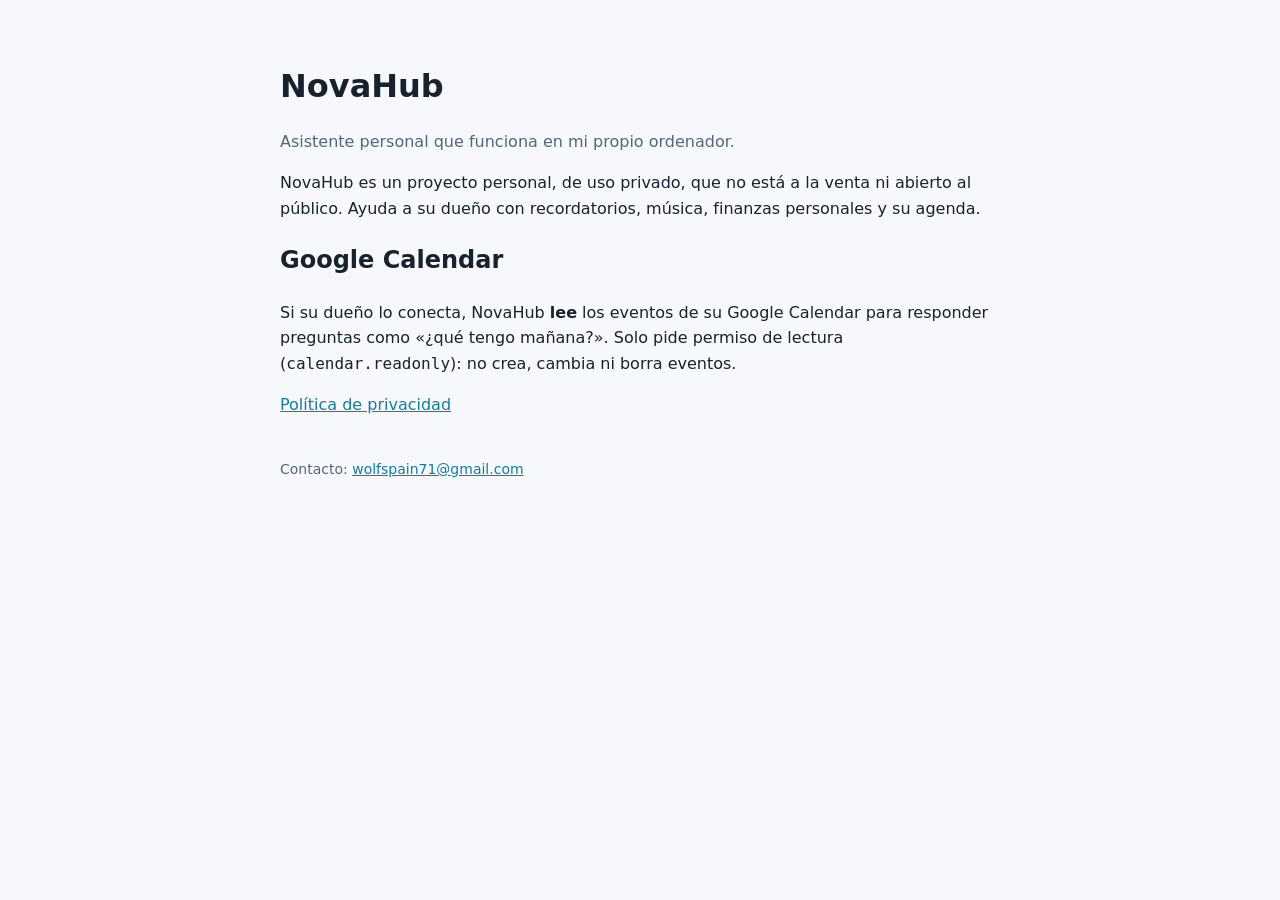
<file: index.html>
<!doctype html>
<html lang="es">
<head>
  <meta charset="utf-8">
  <meta name="viewport" content="width=device-width, initial-scale=1">
  <title>NovaHub</title>
  <link rel="stylesheet" href="estilo.css">
</head>
<body>
<main>
  <h1>NovaHub</h1>
  <p class="sub">Asistente personal que funciona en mi propio ordenador.</p>

  <p>NovaHub es un proyecto personal, de uso privado, que no está a la venta ni abierto al público.
     Ayuda a su dueño con recordatorios, música, finanzas personales y su agenda.</p>

  <h2>Google Calendar</h2>
  <p>Si su dueño lo conecta, NovaHub <strong>lee</strong> los eventos de su Google Calendar para responder
     preguntas como «¿qué tengo mañana?». Solo pide permiso de lectura
     (<code>calendar.readonly</code>): no crea, cambia ni borra eventos.</p>

  <p><a href="privacidad.html">Política de privacidad</a></p>

  <footer>Contacto: <a href="mailto:wolfspain71@gmail.com">wolfspain71@gmail.com</a></footer>
</main>
</body>
</html>
</file>
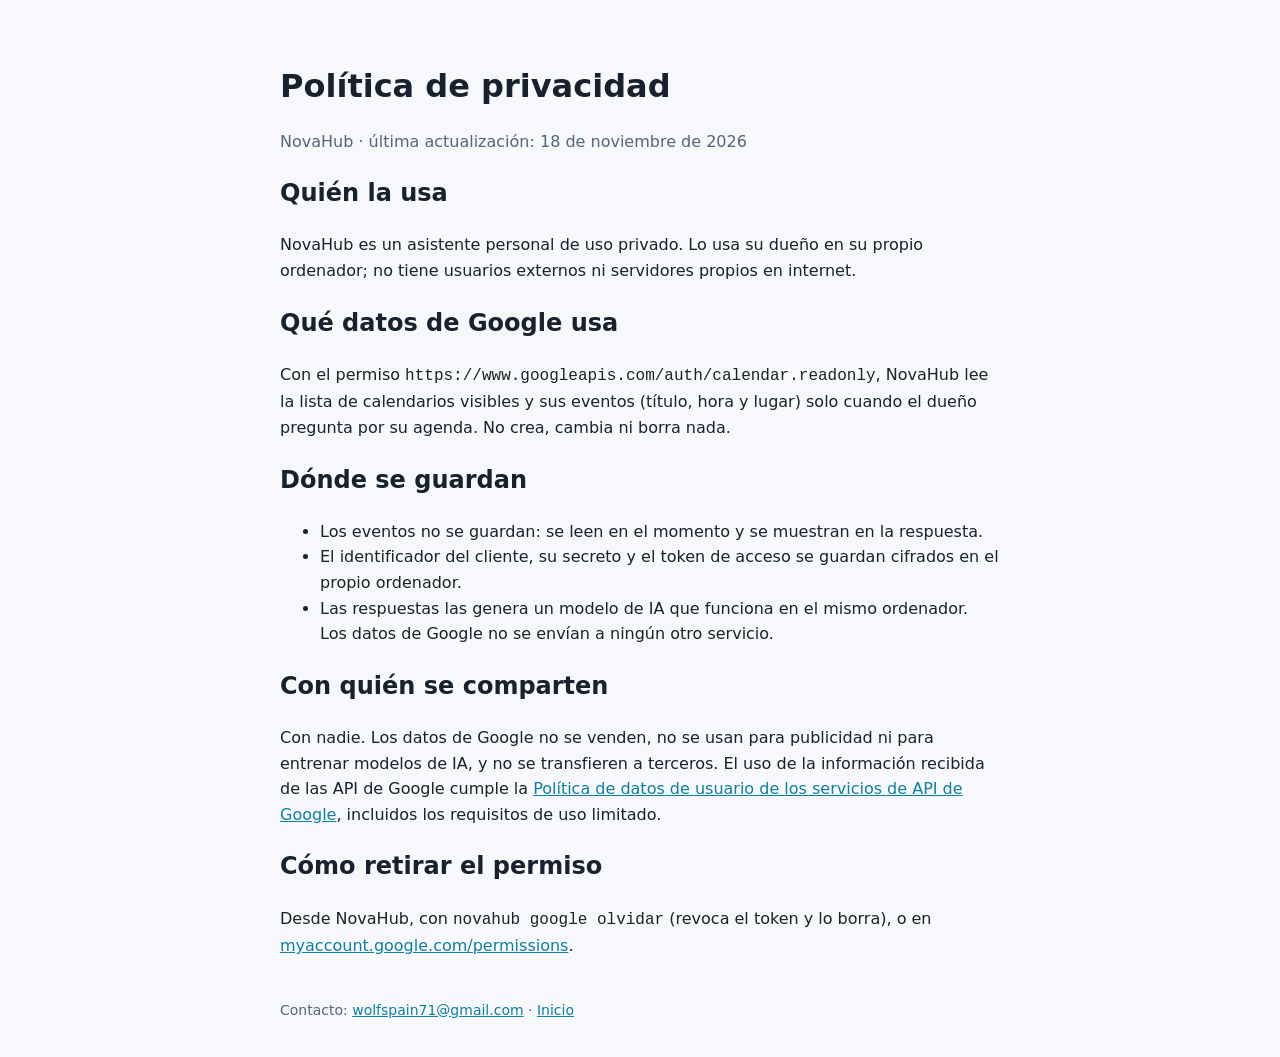
<file: privacidad.html>
<!doctype html>
<html lang="es">
<head>
  <meta charset="utf-8">
  <meta name="viewport" content="width=device-width, initial-scale=1">
  <title>Privacidad de NovaHub</title>
  <link rel="stylesheet" href="estilo.css">
</head>
<body>
<main>
  <h1>Política de privacidad</h1>
  <p class="sub">NovaHub · última actualización: 18 de noviembre de 2026</p>

  <h2>Quién la usa</h2>
  <p>NovaHub es un asistente personal de uso privado. Lo usa su dueño en su propio ordenador;
     no tiene usuarios externos ni servidores propios en internet.</p>

  <h2>Qué datos de Google usa</h2>
  <p>Con el permiso <code>https://www.googleapis.com/auth/calendar.readonly</code>, NovaHub lee la lista de
     calendarios visibles y sus eventos (título, hora y lugar) solo cuando el dueño pregunta por su agenda.
     No crea, cambia ni borra nada.</p>

  <h2>Dónde se guardan</h2>
  <ul>
    <li>Los eventos no se guardan: se leen en el momento y se muestran en la respuesta.</li>
    <li>El identificador del cliente, su secreto y el token de acceso se guardan cifrados en el propio ordenador.</li>
    <li>Las respuestas las genera un modelo de IA que funciona en el mismo ordenador. Los datos de Google no
        se envían a ningún otro servicio.</li>
  </ul>

  <h2>Con quién se comparten</h2>
  <p>Con nadie. Los datos de Google no se venden, no se usan para publicidad ni para entrenar modelos de IA,
     y no se transfieren a terceros. El uso de la información recibida de las API de Google cumple la
     <a href="https://developers.google.com/terms/api-services-user-data-policy">Política de datos de usuario
     de los servicios de API de Google</a>, incluidos los requisitos de uso limitado.</p>

  <h2>Cómo retirar el permiso</h2>
  <p>Desde NovaHub, con <code>novahub google olvidar</code> (revoca el token y lo borra), o en
     <a href="https://myaccount.google.com/permissions">myaccount.google.com/permissions</a>.</p>

  <footer>Contacto: <a href="mailto:wolfspain71@gmail.com">wolfspain71@gmail.com</a> · <a href="index.html">Inicio</a></footer>
</main>
</body>
</html>
</file>
<file: estilo.css>
/* Estilo común de las dos páginas */
:root { color-scheme: light dark; --fondo: #f6f8fb; --texto: #18222e; --suave: #55657a; --acento: #0f7fa0; }
@media (prefers-color-scheme: dark) { :root { --fondo: #08131f; --texto: #e4eef9; --suave: #89a3bc; --acento: #59e6f5; } }
body { margin: 0; background: var(--fondo); color: var(--texto); font: 16px/1.6 system-ui, sans-serif; }
main { max-width: 720px; margin: 0 auto; padding: 40px 16px; }
h1 { margin-bottom: 4px; }
p.sub, footer { color: var(--suave); }
a { color: var(--acento); }
footer { margin-top: 40px; font-size: 14px; }
</file>
